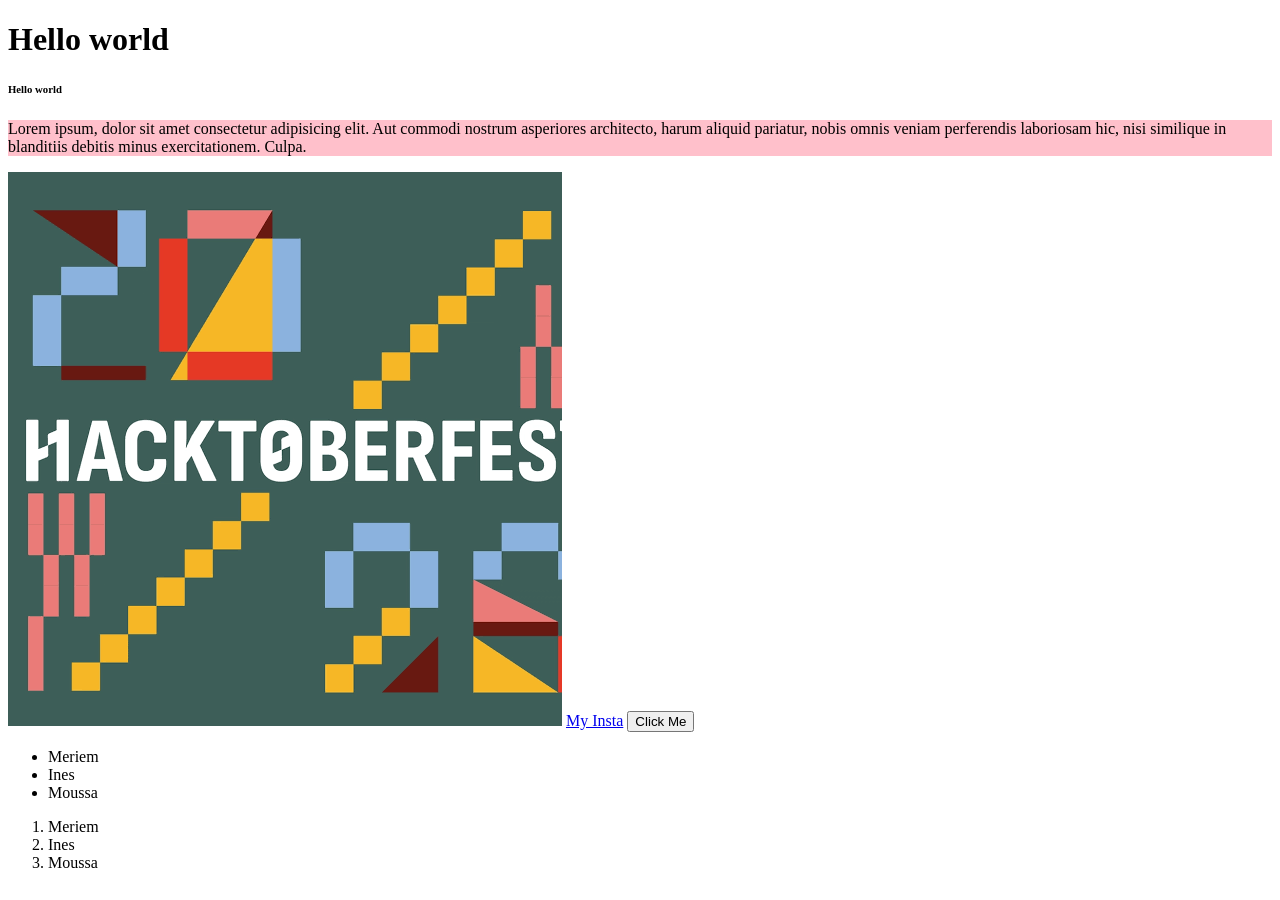
<file: S1/index.html>
<!DOCTYPE html>
<html lang="en">
<head>
    <meta charset="UTF-8">
    <meta name="viewport" content="width=device-width, initial-scale=1.0">
    <title>My First Page</title>
</head>
<body>
    <h1>Hello world</h1>
    <h6>Hello world</h6>

    <p style="background-color: pink;">
        Lorem ipsum, dolor sit amet consectetur adipisicing elit. Aut commodi nostrum asperiores architecto, harum aliquid pariatur, nobis omnis veniam perferendis laboriosam hic, nisi similique in blanditiis debitis minus exercitationem. Culpa.
    </p>
    <!-- <input type="text"> -->

    <img src="inage.png" alt="This is a Hacktoberfest event logo">

    <a href="https://instagram.com/geneticallyanerd">My Insta</a>

    <button>Click Me</button>

    <ul>
        <li>Meriem</li>
        <li>Ines</li>
        <li>Moussa</li>
    </ul>

    <ol>
        <li>Meriem</li>
        <li>Ines</li>
        <li>Moussa</li>
    </ol>

    <script>
        document.querySelector("button").addEventListener("click", (e)=>{
            document.body.style.backgroundColor = "red"
        })
    </script>
</body>
</html>
</file>
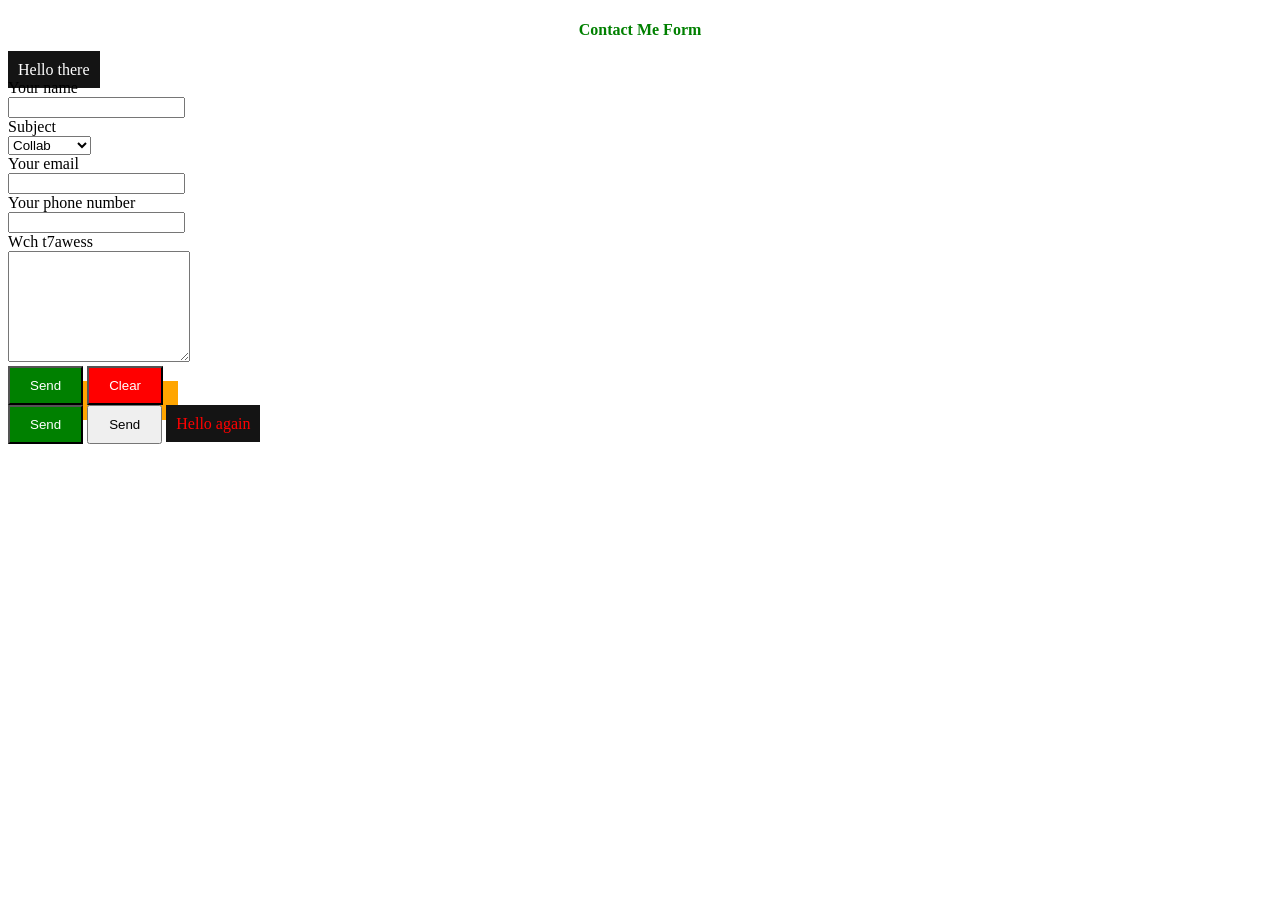
<file: S2/index.html>
<!DOCTYPE html>
<html lang="en">
<head>
    <meta charset="UTF-8">
    <meta name="viewport" content="width=device-width, initial-scale=1.0">
    <title>HTML Forms</title>
    <link rel="stylesheet" href="styles.css">
</head>
<body>
    <!-- <form method="post">
        <label for="username">Username</label><br>
        <input type="text" name="username" id="username"><br>

        <label for="email">Email</label><br>
        <input type="email" name="email" id="email"><br>

        <label for="password">Password</label><br>
        <input type="password" name="pass" id="pass"><br>

        <label for="textarea">Textarea</label><br>
        <textarea name="feedback" id="textarea" rows="10" cols="25"></textarea><br>

        <button type="submit">Send Data</button>
    </form> -->
<!-- 
    <input type="checkbox">
    <input type="color">
    <input type="date">
    <input type="time">
    <input type="file">
    <input type="radio">
    <input type="range"> -->

    <h4>Contact Me Form</h4>
    <p>Hello there</p>
    <form method="post">
        <label for="">Your name</label><br>
        <input type="text"><br>

        <label for="subject">Subject</label><br>
        <select name="subject" id="subject">
            <option value="collab">Collab</option>
            <option value="feedback">Feedback</option>
            <option value="order">Order</option>
            <option value="compalint">Complaint</option>
        </select><br>

        <label for="">Your email</label><br>
        <input type="email"><br>

        <label for="">Your phone number</label><br>
        <input type="tel"><br>

        <label for="">Wch t7awess</label><br>
        <textarea name="content" id="content" rows="7"></textarea><br>

        <button type="submit">Send</button>
        <button type="reset">Clear</button>
    </form>


        <button type="submit">Send</button>
        <button type="button">Send</button>
    <p id="special-p">
        Hello again
    </p>
</body>
</html>
</file>
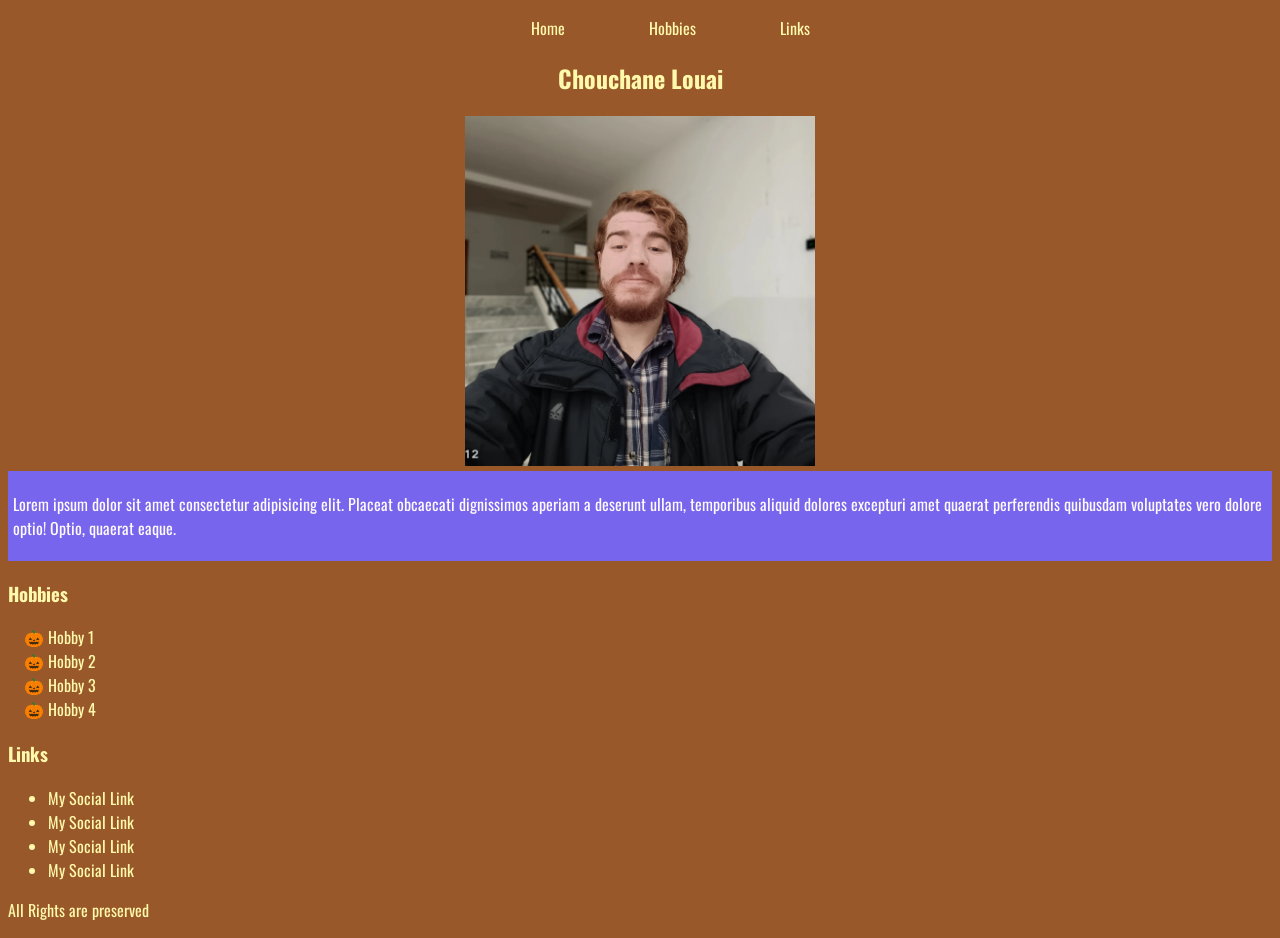
<file: S3/index.html>
<!DOCTYPE html>
<html lang="en">
<head>
    <meta charset="UTF-8">
    <meta name="viewport" content="width=device-width, initial-scale=1.0">
    <title>Div Element</title>
    <link rel="stylesheet" href="style.css">
</head>
<body>
    <header>
        <ul id="list">
            <li>
                <a href="">Home</a>
            </li>
            <li>
                <a href="">Hobbies</a>
            </li>
            <li>
                <a href="">Links</a>
            </li>
        </ul>
    </header>

    <main>
        <section id="identity">
            <h1>Chouchane Louai</h1>
            <img src="img.webp" alt="My cool picture">
        </section>
        <div id="bio">
            <p>
                Lorem ipsum dolor sit amet consectetur adipisicing elit. Placeat obcaecati dignissimos aperiam a deserunt ullam, temporibus aliquid dolores excepturi amet quaerat perferendis quibusdam voluptates vero dolore optio! Optio, quaerat eaque.
            </p>
        </div>
        <div id="lists">
            <div id="hobbies">
                <h3>Hobbies</h3>
                <ul>
                    <li>Hobby 1</li>
                    <li>Hobby 2</li>
                    <li>Hobby 3</li>
                    <li>Hobby 4</li>
                </ul>
            </div>
    
            <div id="socials">
                <h3>Links</h3>
                <ul>
                    <li>
                        <a href="">My Social Link</a>
                    </li>
                    <li>
                        <a href="">My Social Link</a>
                    </li>
                    <li>
                        <a href="">My Social Link</a>
                    </li>
                    <li>
                        <a href="">My Social Link</a>
                    </li>
                </ul>
            </div>
            </div>
        </main>

    <footer>
        <p>All Rights are preserved</p>
    </footer>

</body>
</html>
</file>
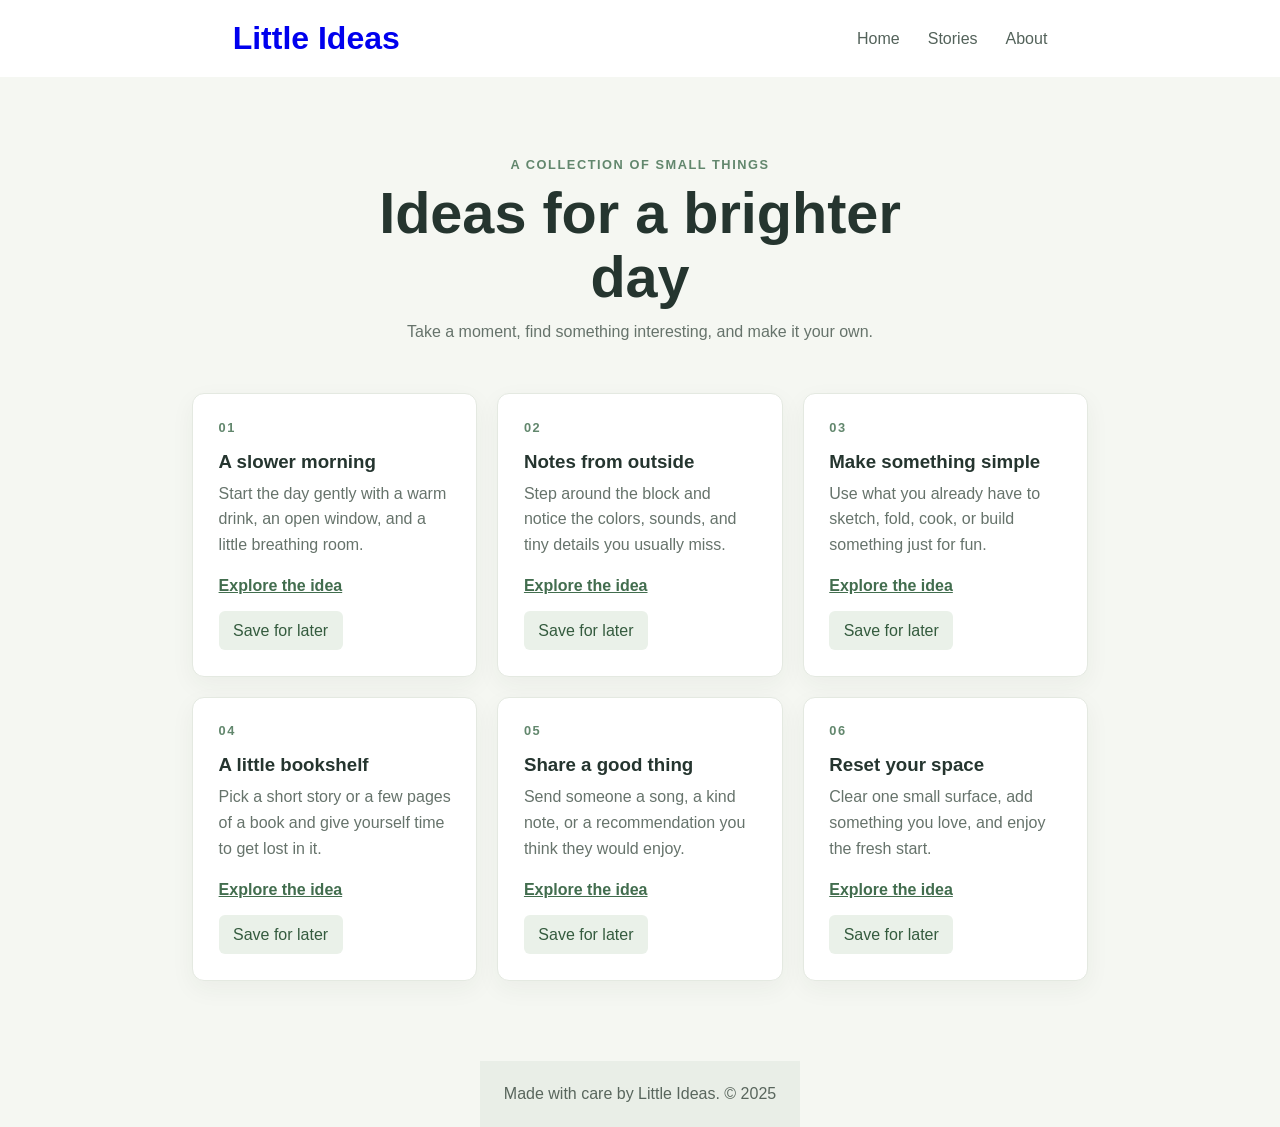
<file: S6/index.html>
<!doctype html>
<html lang="en">
  <head>
    <meta charset="utf-8">
    <meta name="viewport" content="width=device-width, initial-scale=1">
    <title>Little Ideas</title>
    <link rel="stylesheet" href="style.css">
  </head>
  <body>
    <header class="site-header" id="home">
      <a class="site-name" href="#home">Little Ideas</a>
      <nav aria-label="Main navigation">
        <ul>
          <li><a href="#home">Home</a></li>
          <li><a href="#stories">Stories</a></li>
          <li><a href="#about">About</a></li>
        </ul>
      </nav>
    </header>

    <main id="stories">
      <section class="intro" aria-labelledby="page-title">
        <p class="eyebrow">A collection of small things</p>
        <h1 id="page-title">Ideas for a brighter day</h1>
        <p>Take a moment, find something interesting, and make it your own.</p>
      </section>

      <section class="card-grid" aria-label="Featured stories">
        <article class="card">
          <span class="card-number">01</span>
          <h3>A slower morning</h3>
          <p>Start the day gently with a warm drink, an open window, and a little breathing room.</p>
          <a href="#about">Explore the idea</a>
          <button type="button">Save for later</button>
        </article>
        <article class="card">
          <span class="card-number">02</span>
          <h3>Notes from outside</h3>
          <p>Step around the block and notice the colors, sounds, and tiny details you usually miss.</p>
          <a href="#about">Explore the idea</a>
          <button type="button">Save for later</button>
        </article>
        <article class="card">
          <span class="card-number">03</span>
          <h3>Make something simple</h3>
          <p>Use what you already have to sketch, fold, cook, or build something just for fun.</p>
          <a href="#about">Explore the idea</a>
          <button type="button">Save for later</button>
        </article>
        <article class="card">
          <span class="card-number">04</span>
          <h3>A little bookshelf</h3>
          <p>Pick a short story or a few pages of a book and give yourself time to get lost in it.</p>
          <a href="#about">Explore the idea</a>
          <button type="button">Save for later</button>
        </article>
        <article class="card">
          <span class="card-number">05</span>
          <h3>Share a good thing</h3>
          <p>Send someone a song, a kind note, or a recommendation you think they would enjoy.</p>
          <a href="#about">Explore the idea</a>
          <button type="button">Save for later</button>
        </article>
        <article class="card">
          <span class="card-number">06</span>
          <h3>Reset your space</h3>
          <p>Clear one small surface, add something you love, and enjoy the fresh start.</p>
          <a href="#about">Explore the idea</a>
          <button type="button">Save for later</button>
        </article>
      </section>
    </main>

    <footer id="about">
      <p>Made with care by Little Ideas. © 2025</p>
    </footer>
  </body>
</html>
</file>
<file: S2/styles.css>
body{
    /* background-image: url(edf2d08e9a90390d79d47bb0cc3aa126.jpg); */
    background-size: cover;
    background-repeat: no-repeat;

    font-size: 20;
}

h4{
    color: green;
    /* background-color: red; */
    text-align: center;
}

p{
    background-color: rgb(20, 20, 20);
    display: inline;
    color: white;
    padding: 10px;
}
form button{
    box-shadow: 15px 15px orange;
}
#special-p{
    color: red;
}

button{
    padding: 10px 20px;
}
button[type="submit"]{
    background-color: green;
    color: white;
}
button[type="reset"]{
    background-color: red;
    color: white;
}
</file>
<file: S3/style.css>
@import url('https://fonts.googleapis.com/css2?family=Aleo:ital,wght@0,100..900;1,100..900&display=swap');

@font-face {
    font-family: "Ines";
    src: url(Oswald/Oswald-VariableFont_wght.ttf);
}

body{
    --bgColor: #99582A;
    --textColor: hsl(138, 50%, 40%);

    --mainFont: "Aleo", serif;


    background: var(--bgColor);

    font-family: "Ines";
    
    color: rgb(255, 249, 172);

}

a{
    color: rgb(255, 249, 172);
    text-decoration: none;
}

img{
    width: 350px;
}


#identity{
    text-align: center;
}

#bio{
    background: rgb(119, 101, 237);
    color: rgb(255, 250, 250);
    padding: 5px;
}

#lists #hobbies ul{
    list-style: "🎃 ";
}

header ul {
    list-style: none;
    text-align: center;
}

header ul li{
    display: inline;
    margin: 10px;
    padding: 10px 20px 30px 40px;
    /* border: 5px white dotted; */
}
</file>
<file: S6/style.css>
:root {
  color-scheme: light;
  font-family: "Segoe UI", sans-serif;
  color: #25352f;
  background: #f5f7f2;
}

*{
    padding: 0rem;
    margin: 0rem;
    box-sizing: border-box;
}

body{
    display: flex;
    flex-direction: column;
    align-items: center;
    height: 100vh;
    width: 100vw;
    max-width: 100%;
}

.site-header {
  display: flex;
  align-items: center;
  justify-content: space-around;
  width: 100%;
  gap: 2rem;
  padding: 1.25rem;
  background: #fff;
}

.site-name {
  font-size: 2rem;
  font-weight: 700;
  text-decoration: none;
}

nav ul {
  display: flex;
  gap: 1.75rem;
  list-style: none;
}

nav a {
  color: #53625a;
  text-decoration: none;
}

nav a:hover,
.card > a:hover {
  text-decoration: underline;
}


/* .card:hover{
    transform: scale(1.1);

} */

main {
  width: 70%;
  display: flex;
  flex-direction: column;
  align-items: center;
  justify-content: center;
}

.intro {
  max-width: 620px;
  margin: 5rem auto 3rem;
  text-align: center;
}

.eyebrow,
.card-number {
  color: #62876d;
  font-size: 0.8rem;
  font-weight: 700;
  letter-spacing: 0.12em;
  text-transform: uppercase;
}

h1 {
  margin: 0.65rem 0;
  font-size: clamp(2.2rem, 5vw, 3.6rem);
  line-height: 1.1;
}

.intro > p:last-child {
  color: #66736b;
  line-height: 1.6;
}

.card-grid {
  display: grid;
  grid-template-columns: repeat(3, 1fr);
  gap: 1.25rem;
  margin-bottom: 5rem;
}

.card {
  display: flex;
  flex-direction: column;
  align-items: flex-start;
  padding: 1.6rem;
  border: 1px solid #e4e9e1;
  border-radius: 12px;
  background: #fff;
  box-shadow: 0 8px 24px rgb(34 55 42 / 5%);
}

.card h3 {
  margin: 1rem 0 0.5rem;
}

.card p {
  flex: 1;
  margin: 0 0 1.25rem;
  color: #66736b;
  line-height: 1.6;
}

.card > a {
  margin-bottom: 1rem;
  color: #426d4e;
  font-weight: 600;
}

.card button {
  padding: 0.65rem 0.9rem;
  border: 0;
  border-radius: 6px;
  background: #eaf1e9;
  color: #345b3e;
  font: inherit;
  cursor: pointer;
}

.card button:hover {
  background: #dce9dc;
}

footer {
  padding: 1.5rem;
  background: #e9eee7;
  color: #59665d;
  text-align: center;
}

footer p {
  margin: 0;
}
</file>
